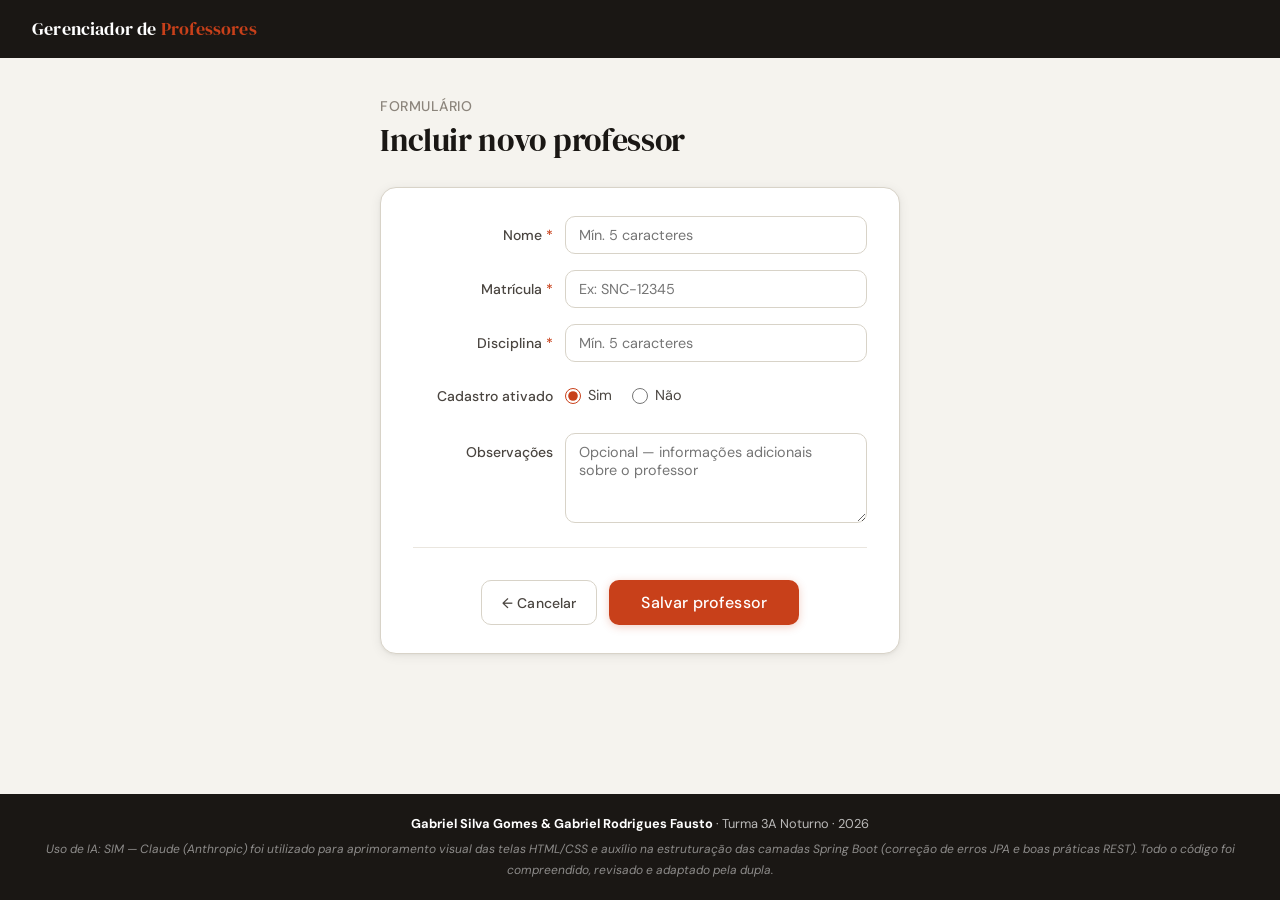
<file: src/main/resources/static/formulario.html>
<!DOCTYPE html>
<html lang="pt-BR">
<head>
  <meta charset="UTF-8">
  <meta name="viewport" content="width=device-width, initial-scale=1.0">
  <title>Gerenciador de Professores – Formulário</title>
  <link rel="stylesheet" href="style.css">
</head>
<body>

<!-- Header -->
<header class="site-header">
  <span class="site-header__logo">Gerenciador de <span>Professores</span></span>
</header>

<!-- Main -->
<main class="page-wrapper page-wrapper--narrow">

  <h1 class="page-title" id="titulo-pagina">
    <small>Formulário</small>
    Incluir novo professor
  </h1>

  <!-- Alert -->
  <div id="mensagem-alerta" class="alert d-none" role="alert"></div>

  <!-- Card / Form -->
  <div class="card">

    <form id="form-professor" novalidate>
      <input type="hidden" id="id">

      <div class="form-row">
        <label for="nome" class="form-label form-label--required">Nome</label>
        <input
          type="text"
          class="form-control"
          id="nome"
          placeholder="Mín. 5 caracteres"
          required
          minlength="5"
          maxlength="100"
          autocomplete="off">
      </div>

      <div class="form-row">
        <label for="matricula" class="form-label form-label--required">Matrícula</label>
        <input
          type="text"
          class="form-control"
          id="matricula"
          placeholder="Ex: SNC-12345"
          required
          maxlength="20"
          autocomplete="off">
      </div>

      <div class="form-row">
        <label for="disciplina" class="form-label form-label--required">Disciplina</label>
        <input
          type="text"
          class="form-control"
          id="disciplina"
          placeholder="Mín. 5 caracteres"
          required
          minlength="5"
          maxlength="50"
          autocomplete="off">
      </div>

      <div class="form-row">
        <label class="form-label">Cadastro ativado</label>
        <div class="radio-group">
          <label class="radio-item">
            <input type="radio" name="ativo" id="ativoSim" value="true" checked>
            Sim
          </label>
          <label class="radio-item">
            <input type="radio" name="ativo" id="ativoNao" value="false">
            Não
          </label>
        </div>
      </div>

      <div class="form-row" style="align-items: flex-start; padding-top: 4px;">
        <label for="observacoes" class="form-label" style="padding-top: 8px;">Observações</label>
        <textarea
          class="form-control"
          id="observacoes"
          placeholder="Opcional — informações adicionais sobre o professor"
          rows="3"></textarea>
      </div>

      <hr class="divider">

      <div class="form-actions">
        <a href="index.html" class="btn btn--secondary">← Cancelar</a>
        <button type="submit" class="btn btn--primary btn--lg">Salvar professor</button>
      </div>

    </form>
  </div>

</main>

<!-- Footer -->
<footer class="site-footer">
  <strong>Gabriel Silva Gomes &amp; Gabriel Rodrigues Fausto</strong> · Turma 3A Noturno · 2026
  <div class="ia-declaration">
    Uso de IA: SIM — Claude (Anthropic) foi utilizado para aprimoramento visual das telas HTML/CSS
    e auxílio na estruturação das camadas Spring Boot (correção de erros JPA e boas práticas REST).
    Todo o código foi compreendido, revisado e adaptado pela dupla.
  </div>
</footer>

<script>
  const apiUrl = '/api/professores';
  const form   = document.getElementById('form-professor');
  const alerta = document.getElementById('mensagem-alerta');
  const tituloEl = document.getElementById('titulo-pagina');

  const urlParams    = new URLSearchParams(window.location.search);
  const idProfessor  = urlParams.get('id');

  if (idProfessor) {
    tituloEl.innerHTML = `<small>Formulário de alteração</small> Alterar professor <em style="color:var(--ink-3);font-size:.8em;">ID ${idProfessor}</em>`;
    carregarDadosProfessor(idProfessor);
  }

  function carregarDadosProfessor(id) {
    fetch(`${apiUrl}/${id}`)
      .then(res => {
        if (!res.ok) throw new Error('Não encontrado');
        return res.json();
      })
      .then(prof => {
        document.getElementById('id').value          = prof.id;
        document.getElementById('nome').value        = prof.nome;
        document.getElementById('matricula').value   = prof.matricula;
        document.getElementById('disciplina').value  = prof.disciplina;
        document.getElementById('observacoes').value = prof.observacoes || '';
        document.getElementById(prof.ativo ? 'ativoSim' : 'ativoNao').checked = true;
      })
      .catch(() => mostrarAlerta('Erro ao carregar os dados do professor.', 'danger'));
  }

  form.addEventListener('submit', function (e) {
    e.preventDefault();

    // Client-side validation feedback
    if (!form.checkValidity()) {
      form.querySelectorAll(':invalid').forEach(el => el.classList.add('input-error'));
      mostrarAlerta('Preencha todos os campos obrigatórios corretamente antes de salvar.', 'danger');
      return;
    }

    const id = document.getElementById('id').value;
    const payload = {
      nome:        document.getElementById('nome').value.trim(),
      matricula:   document.getElementById('matricula').value.trim(),
      disciplina:  document.getElementById('disciplina').value.trim(),
      ativo:       document.getElementById('ativoSim').checked,
      observacoes: document.getElementById('observacoes').value.trim()
    };

    const method = id ? 'PUT'  : 'POST';
    const url    = id ? `${apiUrl}/${id}` : apiUrl;

    // Disable button to prevent double-submit
    const btnSalvar = form.querySelector('[type="submit"]');
    btnSalvar.disabled = true;
    btnSalvar.textContent = 'Salvando…';

    fetch(url, {
      method,
      headers: { 'Content-Type': 'application/json' },
      body: JSON.stringify(payload)
    })
    .then(res => {
      if (res.ok) {
        sessionStorage.setItem('mensagem-sucesso',
          id ? 'Professor alterado com sucesso!' : 'Professor cadastrado com sucesso!');
        window.location.href = 'index.html';
      } else {
        return res.json().then(err => { throw err; });
      }
    })
    .catch(err => {
      console.error(err);
      const detalhe = err?.message || (Array.isArray(err) ? err.map(e => e.defaultMessage || e).join('; ') : '');
      mostrarAlerta(
        'Erro ao salvar o professor. ' + (detalhe ? detalhe : 'Verifique os dados e tente novamente.'),
        'danger'
      );
      btnSalvar.disabled = false;
      btnSalvar.textContent = 'Salvar professor';
    });
  });

  // Remove error highlight on input
  form.querySelectorAll('.form-control').forEach(el => {
    el.addEventListener('input', () => el.classList.remove('input-error'));
  });

  function mostrarAlerta(msg, tipo) {
    const icone = tipo === 'success' ? '✓' : tipo === 'danger' ? '✕' : 'ℹ';
    alerta.className = `alert alert--${tipo}`;
    alerta.innerHTML = `<span>${icone}</span> ${msg}`;
    alerta.classList.remove('d-none');
    alerta.scrollIntoView({ behavior: 'smooth', block: 'nearest' });
  }
</script>

<style>
  /* inline extra for invalid highlight */
  .form-control.input-error {
    border-color: var(--danger);
    box-shadow: 0 0 0 3px rgba(184,32,32,.1);
  }
</style>
</body>
</html>
</file>
<file: src/main/resources/static/style.css>
/* ================================================
   Gerenciador de Professores — Estilo Principal
   Gabriel Silva Gomes & Gabriel Rodrigues Fausto
   TADS 3A Noturno | 2026
   ================================================ */

@import url('https://fonts.googleapis.com/css2?family=DM+Serif+Display:ital@0;1&family=DM+Sans:wght@300;400;500;600&display=swap');

/* ── Tokens ── */
:root {
  --bg:          #F5F3EE;
  --surface:     #FFFFFF;
  --border:      #D8D3C8;
  --border-soft: #EAE6DF;

  --ink:         #1A1714;
  --ink-2:       #4A4540;
  --ink-3:       #8C857C;

  --accent:      #C8401A;        /* Senac red-orange */
  --accent-dark: #A03010;
  --accent-bg:   #FDF1ED;

  --success:     #2A6E4A;
  --success-bg:  #EDF7F2;
  --danger:      #B82020;
  --danger-bg:   #FDEDED;
  --warn:        #9A6800;
  --warn-bg:     #FEF8E7;

  --radius:      10px;
  --radius-lg:   16px;
  --shadow:      0 2px 12px rgba(26,23,20,.07), 0 1px 3px rgba(26,23,20,.05);
  --shadow-lg:   0 8px 32px rgba(26,23,20,.10), 0 2px 8px rgba(26,23,20,.06);

  --font-head:   'DM Serif Display', Georgia, serif;
  --font-body:   'DM Sans', 'Segoe UI', sans-serif;

  --transition:  .18s cubic-bezier(.4,0,.2,1);
}

/* ── Reset / Base ── */
*, *::before, *::after { box-sizing: border-box; margin: 0; padding: 0; }

html { font-size: 16px; }

body {
  font-family: var(--font-body);
  background: var(--bg);
  color: var(--ink);
  min-height: 100vh;
  display: flex;
  flex-direction: column;
  line-height: 1.6;
}

/* ── Layout ── */
.page-wrapper {
  flex: 1;
  width: 100%;
  max-width: 860px;
  margin: 0 auto;
  padding: 40px 20px 56px;
}

.page-wrapper--narrow {
  max-width: 560px;
}

/* ── Header / Brand bar ── */
.site-header {
  background: var(--ink);
  padding: 0 32px;
  display: flex;
  align-items: center;
  gap: 16px;
  height: 58px;
}

.site-header__logo {
  font-family: var(--font-head);
  font-size: 1.15rem;
  color: #fff;
  letter-spacing: .01em;
  white-space: nowrap;
}

.site-header__logo span {
  color: var(--accent);
}

/* ── Page title ── */
.page-title {
  font-family: var(--font-head);
  font-size: 2rem;
  font-weight: 400;
  color: var(--ink);
  line-height: 1.2;
  margin-bottom: 28px;
  letter-spacing: -.01em;
}

.page-title small {
  display: block;
  font-family: var(--font-body);
  font-size: .875rem;
  font-weight: 500;
  color: var(--ink-3);
  letter-spacing: .04em;
  text-transform: uppercase;
  margin-bottom: 6px;
}

/* ── Card ── */
.card {
  background: var(--surface);
  border: 1px solid var(--border);
  border-radius: var(--radius-lg);
  box-shadow: var(--shadow);
  padding: 28px 32px;
  margin-bottom: 16px;
  transition: box-shadow var(--transition);
}

.card:hover {
  box-shadow: var(--shadow-lg);
}

/* ── Professor card ── */
.professor-card {
  display: flex;
  align-items: center;
  justify-content: space-between;
  gap: 20px;
  padding: 20px 24px;
  background: var(--surface);
  border: 1px solid var(--border);
  border-radius: var(--radius-lg);
  box-shadow: var(--shadow);
  margin-bottom: 12px;
  transition: box-shadow var(--transition), transform var(--transition);
  animation: fadeSlideIn .3s ease both;
}

.professor-card:hover {
  box-shadow: var(--shadow-lg);
  transform: translateY(-1px);
}

@keyframes fadeSlideIn {
  from { opacity: 0; transform: translateY(8px); }
  to   { opacity: 1; transform: translateY(0); }
}

.professor-card--inactive {
  border-left: 4px solid var(--warn);
  background: linear-gradient(to right, #fefdf8 0%, var(--surface) 5%);
}

.professor-card__info {}

.professor-card__name {
  font-family: var(--font-head);
  font-size: 1.125rem;
  font-weight: 400;
  color: var(--ink);
  display: flex;
  align-items: center;
  gap: 10px;
  margin-bottom: 4px;
}

.professor-card__meta {
  font-size: .875rem;
  color: var(--ink-2);
  line-height: 1.7;
}

.professor-card__meta strong {
  font-weight: 600;
  color: var(--ink-3);
  font-size: .75rem;
  text-transform: uppercase;
  letter-spacing: .05em;
  margin-right: 4px;
}

.professor-card__actions {
  display: flex;
  flex-direction: column;
  gap: 8px;
  min-width: 110px;
}

/* ── Badge ── */
.badge {
  display: inline-flex;
  align-items: center;
  padding: 2px 10px;
  border-radius: 20px;
  font-size: .7rem;
  font-weight: 600;
  letter-spacing: .06em;
  text-transform: uppercase;
}

.badge--warn {
  background: var(--warn-bg);
  color: var(--warn);
  border: 1px solid #e8d08a;
}

/* ── Buttons ── */
.btn {
  display: inline-flex;
  align-items: center;
  justify-content: center;
  gap: 6px;
  padding: 9px 20px;
  border-radius: var(--radius);
  font-family: var(--font-body);
  font-size: .875rem;
  font-weight: 500;
  cursor: pointer;
  border: none;
  transition: background var(--transition), transform var(--transition), box-shadow var(--transition);
  text-decoration: none;
  white-space: nowrap;
  letter-spacing: .01em;
}

.btn:active { transform: scale(.97); }

.btn--primary {
  background: var(--accent);
  color: #fff;
  box-shadow: 0 2px 8px rgba(200,64,26,.25);
}
.btn--primary:hover {
  background: var(--accent-dark);
  box-shadow: 0 4px 14px rgba(200,64,26,.35);
}

.btn--secondary {
  background: transparent;
  color: var(--ink-2);
  border: 1px solid var(--border);
}
.btn--secondary:hover {
  background: var(--bg);
  border-color: var(--ink-3);
}

.btn--edit {
  background: #EBF3FB;
  color: #1A5A8C;
  border: 1px solid #B8D4EE;
}
.btn--edit:hover {
  background: #D4E9F7;
}

.btn--danger {
  background: var(--danger-bg);
  color: var(--danger);
  border: 1px solid #F0BEBE;
}
.btn--danger:hover {
  background: #FBDDDD;
}

.btn--full { width: 100%; }

.btn--lg {
  padding: 12px 32px;
  font-size: 1rem;
}

/* ── Form ── */
.form-section {
  margin-bottom: 22px;
}

.form-row {
  display: grid;
  grid-template-columns: 140px 1fr;
  align-items: center;
  gap: 12px;
  margin-bottom: 16px;
}

.form-label {
  font-size: .875rem;
  font-weight: 500;
  color: var(--ink-2);
  text-align: right;
}

.form-label--required::after {
  content: ' *';
  color: var(--accent);
}

.form-control {
  width: 100%;
  padding: 9px 13px;
  border: 1.5px solid var(--border);
  border-radius: var(--radius);
  font-family: var(--font-body);
  font-size: .9rem;
  color: var(--ink);
  background: var(--surface);
  transition: border-color var(--transition), box-shadow var(--transition);
  outline: none;
}

.form-control:focus {
  border-color: var(--accent);
  box-shadow: 0 0 0 3px rgba(200,64,26,.12);
}

.form-control:invalid:not(:placeholder-shown) {
  border-color: var(--danger);
}

textarea.form-control {
  resize: vertical;
  min-height: 90px;
}

/* radio group */
.radio-group {
  display: flex;
  gap: 20px;
  align-items: center;
  padding: 6px 0;
}

.radio-item {
  display: flex;
  align-items: center;
  gap: 7px;
  cursor: pointer;
  font-size: .9rem;
  color: var(--ink-2);
}

.radio-item input[type="radio"] {
  accent-color: var(--accent);
  width: 16px;
  height: 16px;
  cursor: pointer;
}

/* ── Alerts ── */
.alert {
  padding: 12px 16px;
  border-radius: var(--radius);
  font-size: .875rem;
  margin-bottom: 20px;
  border-left: 3px solid transparent;
  display: flex;
  align-items: center;
  gap: 10px;
  animation: fadeSlideIn .25s ease;
}

.alert--success {
  background: var(--success-bg);
  color: var(--success);
  border-color: var(--success);
}

.alert--danger {
  background: var(--danger-bg);
  color: var(--danger);
  border-color: var(--danger);
}

.alert--info {
  background: #EAF2FB;
  color: #1A5A8C;
  border-color: #6BAED6;
}

.alert.d-none { display: none !important; }

/* ── Divider ── */
.divider {
  border: none;
  border-top: 1px solid var(--border-soft);
  margin: 24px 0;
}

/* ── Empty state ── */
.empty-state {
  text-align: center;
  padding: 60px 20px;
  color: var(--ink-3);
}

.empty-state__icon {
  font-size: 2.5rem;
  margin-bottom: 12px;
  opacity: .5;
}

.empty-state__text {
  font-size: 1rem;
}

/* ── Actions bar (bottom of list) ── */
.actions-bar {
  display: flex;
  justify-content: center;
  gap: 12px;
  margin-top: 28px;
  flex-wrap: wrap;
}

/* ── Form actions ── */
.form-actions {
  display: flex;
  justify-content: center;
  gap: 12px;
  padding-top: 8px;
  flex-wrap: wrap;
}

/* ── Footer ── */
.site-footer {
  background: var(--ink);
  color: rgba(255,255,255,.7);
  text-align: center;
  padding: 18px 24px;
  font-size: .8rem;
  line-height: 1.8;
  margin-top: auto;
}

.site-footer strong {
  color: #fff;
}

.site-footer .ia-declaration {
  font-style: italic;
  color: rgba(255,255,255,.5);
  font-size: .75rem;
  margin-top: 4px;
}

/* ── Confirmation modal ── */
.modal-overlay {
  position: fixed;
  inset: 0;
  background: rgba(26,23,20,.55);
  display: flex;
  align-items: center;
  justify-content: center;
  z-index: 9999;
  animation: fadeIn .18s ease;
  backdrop-filter: blur(2px);
}

.modal-overlay.d-none { display: none !important; }

@keyframes fadeIn {
  from { opacity: 0; }
  to   { opacity: 1; }
}

.modal {
  background: var(--surface);
  border-radius: var(--radius-lg);
  box-shadow: var(--shadow-lg);
  padding: 32px 36px;
  max-width: 400px;
  width: 90%;
  animation: scaleIn .2s cubic-bezier(.34,1.56,.64,1);
}

@keyframes scaleIn {
  from { transform: scale(.88); opacity: 0; }
  to   { transform: scale(1);   opacity: 1; }
}

.modal__title {
  font-family: var(--font-head);
  font-size: 1.25rem;
  margin-bottom: 10px;
  color: var(--ink);
}

.modal__body {
  font-size: .9rem;
  color: var(--ink-2);
  margin-bottom: 24px;
}

.modal__actions {
  display: flex;
  gap: 10px;
  justify-content: flex-end;
}

/* ── Responsive ── */
@media (max-width: 600px) {
  .page-wrapper { padding: 24px 16px 48px; }

  .form-row {
    grid-template-columns: 1fr;
    gap: 4px;
  }
  .form-label { text-align: left; }

  .professor-card {
    flex-direction: column;
    align-items: flex-start;
  }
  .professor-card__actions {
    flex-direction: row;
    width: 100%;
  }
  .professor-card__actions .btn {
    flex: 1;
  }
}
</file>
